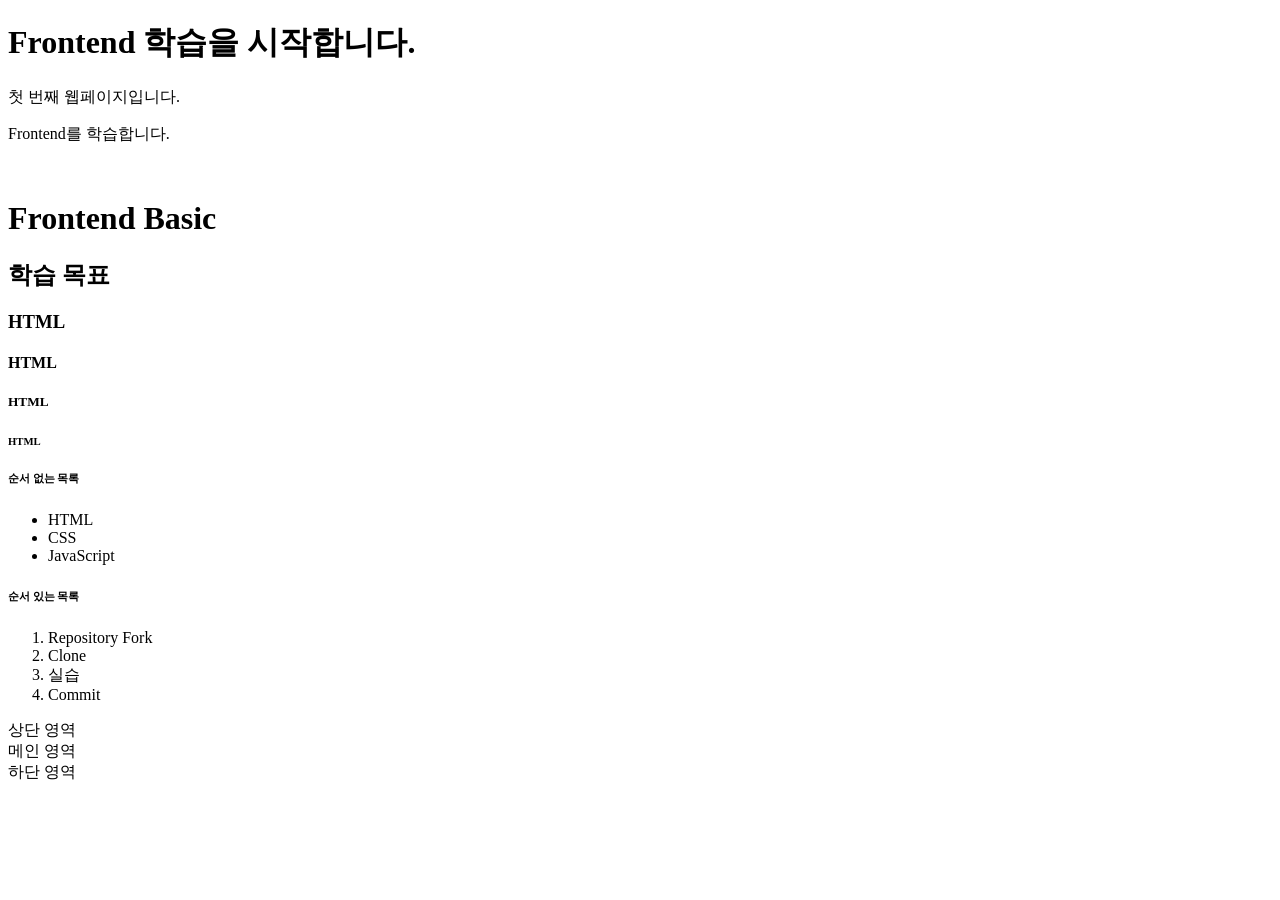
<file: practice/phase01/chapter01/index.html>
<!DOCTYPE html>

<html lang="ko">

<head>

    <meta charset="UTF-8">

    <meta name="viewport" content="width=device-width, initial-scale=1.0">

    <title>Frontend 첫 실습</title>

</head>

<body>

    <h1>Frontend 학습을 시작합니다.</h1>

    <p>첫 번째 웹페이지입니다.</p>
    <p class="description">Frontend를 학습합니다.</p>
    <br/>

    
    <h1>Frontend Basic</h1>

    <h2>학습 목표</h2>

    <h3>HTML</h3>
    <h4>HTML</h4>
    <h5>HTML</h5>
    <h6>HTML</h6>
    
    <h6>순서 없는 목록</h6>
    <ul>
        <li>HTML</li>
        <li>CSS</li>
        <li>JavaScript</li>
    </ul>

    <h6>순서 있는 목록</h6>


    <ol>

        <li>Repository Fork</li>

        <li>Clone</li>

        <li>실습</li>

        <li>Commit</li>

    </ol>

    <div>상단 영역</div>
    <div>메인 영역</div>
    <div>하단 영역</div>


</body>

</html>
</file>
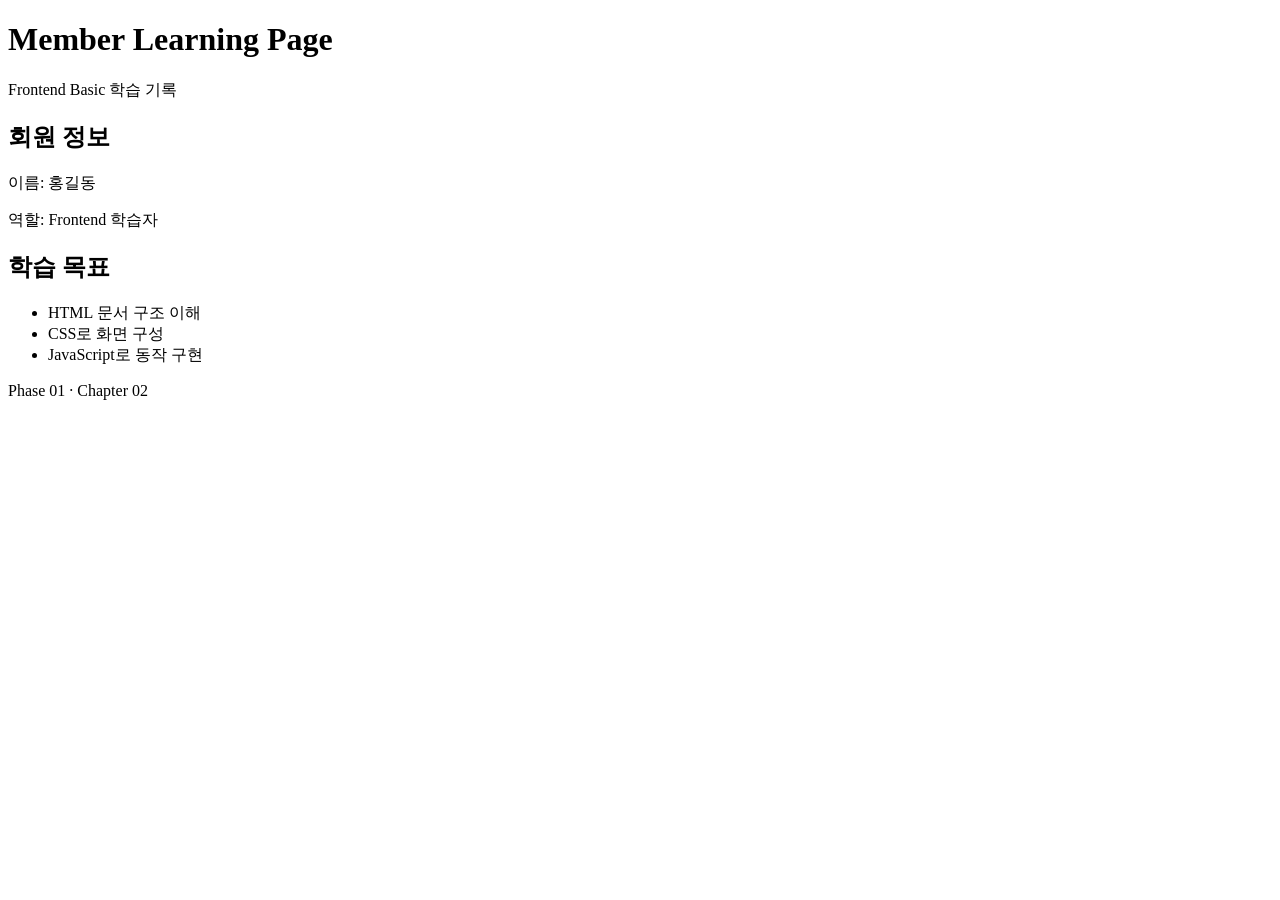
<file: practice/phase01/chapter02/index.html>
<!DOCTYPE html>
<html lang="ko">
<head>
    <meta charset="UTF-8">
    <title>Member Learning Page</title>
</head>
<body>
<header>
    <h1>Member Learning Page</h1>
    <p>Frontend Basic 학습 기록</p>
</header>
<main>
    <section>
        <h2>회원 정보</h2>
        <p>이름: 홍길동</p>
        <p>역할: Frontend 학습자</p>
    </section>
    <section>
        <h2>학습 목표</h2>
        <ul>
            <li>HTML 문서 구조 이해</li>
            <li>CSS로 화면 구성</li>
            <li>JavaScript로 동작 구현</li>
        </ul>
    </section>
</main>
<footer>
    <p>Phase 01 · Chapter 02</p>
</footer>
</body>

</html>
</file>
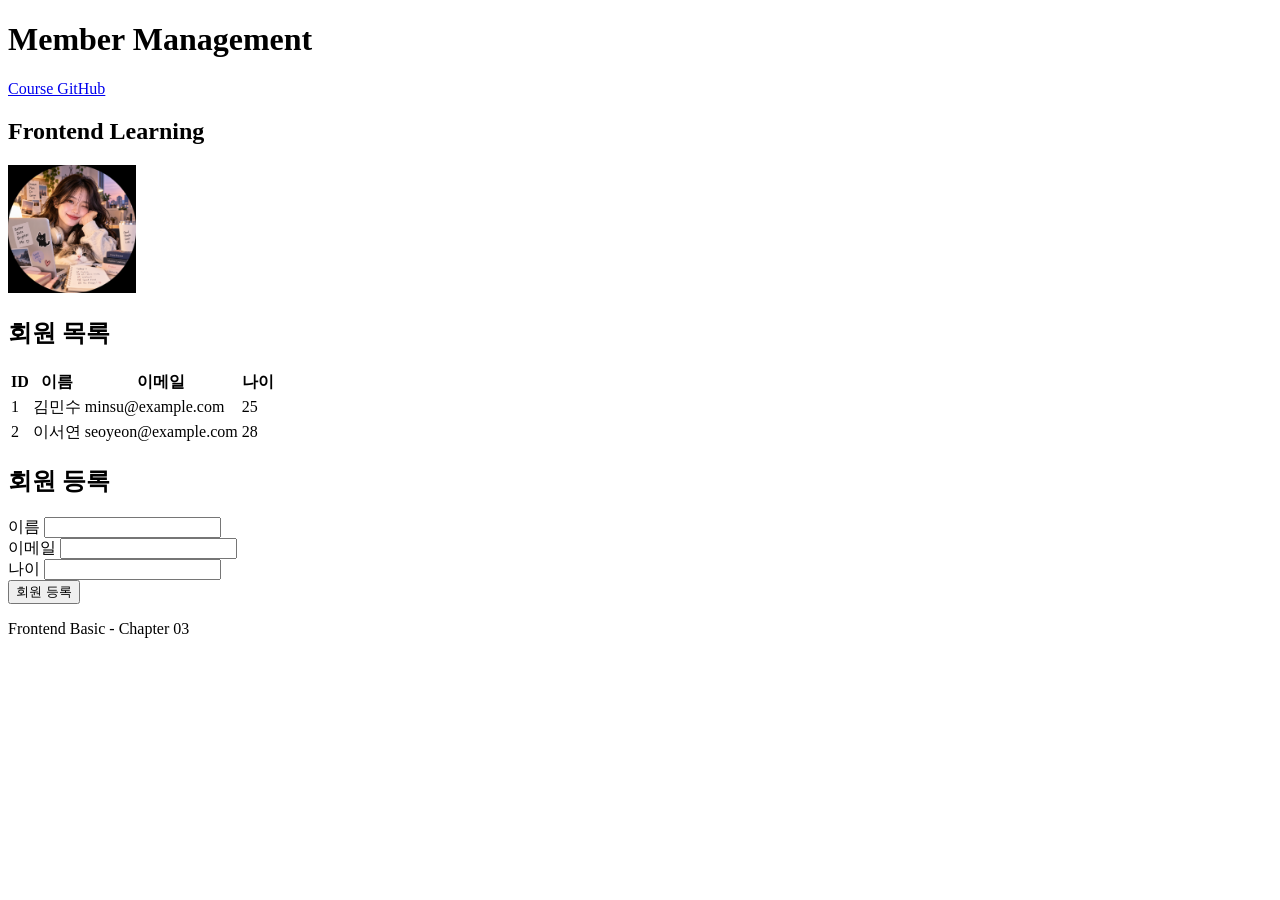
<file: practice/phase01/chapter03/index.html>
<!DOCTYPE html>

<html lang="ko">

<head>

    <meta charset="UTF-8">

    <meta name="viewport" content="width=device-width, initial-scale=1.0">

    <title>Member Management</title>

</head>

<body>

    <header>

        <h1>Member Management</h1>
        <nav>

            <a href="https://github.com/GilbertMoon/fullstack-web-course" target="_blank">

                Course GitHub

            </a>

        </nav>

    </header>

    <main>
        
        <section>

            <h2>Frontend Learning</h2>

            <img
                src="./images/profile.png"
                alt="희주 프로필 이미지"
                width="128"
                height="128"
            >

        </section>
        <section>

            <h2>회원 목록</h2>

            <table>

                <thead>

                    <tr>

                        <th>ID</th>

                        <th>이름</th>

                        <th>이메일</th>

                        <th>나이</th>

                    </tr>

                </thead>

                <tbody>

                    <tr>

                        <td>1</td>

                        <td>김민수</td>

                        <td>minsu@example.com</td>

                        <td>25</td>

                    </tr>

                    <tr>

                        <td>2</td>

                        <td>이서연</td>

                        <td>seoyeon@example.com</td>

                        <td>28</td>

                    </tr>

                </tbody>

            </table>

        </section>
        <section>

            <h2>회원 등록</h2>

            <form>

                <div>

                    <label for="name">이름</label>

                    <input id="name" name="name" type="text" required>

                </div>

                <div>

                    <label for="email">이메일</label>

                    <input id="email" name="email" type="email" required>

                </div>

                <div>

                    <label for="age">나이</label>

                    <input id="age" name="age" type="number" min="1">

                </div>

                <button type="submit">회원 등록</button>

            </form>

        </section>



    </main>

    <footer>

        <p>Frontend Basic - Chapter 03</p>

    </footer>

</body>

</html>
</file>
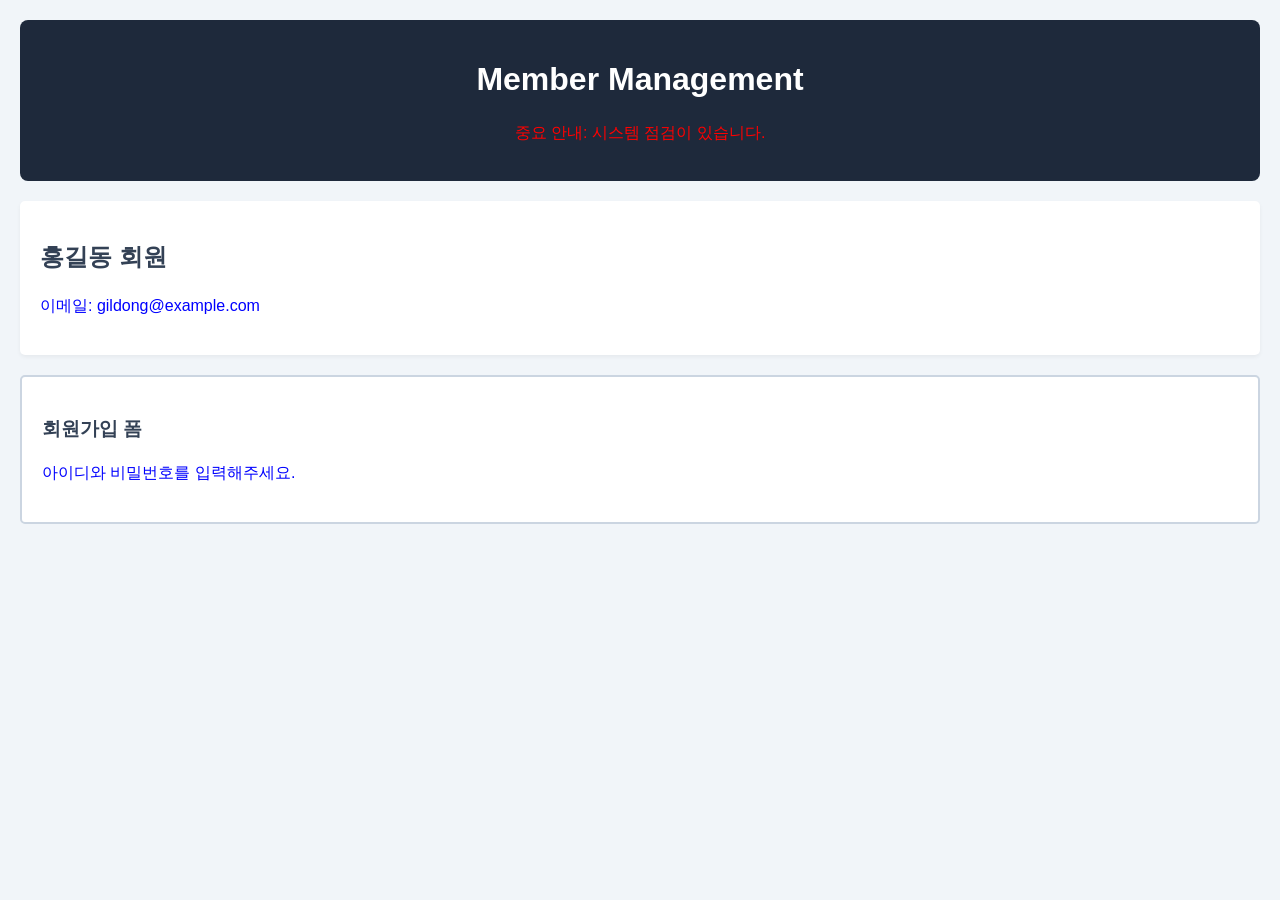
<file: practice/phase01/chapter04/index.html>
<!DOCTYPE html>
<html lang="ko">

<head>
    <meta charset="UTF-8">
    <meta name="viewport" content="width=device-width, initial-scale=1.0">
    <title>Member Management</title>
    <link rel="stylesheet" href="./style.css">
</head>

<body>
    <!-- 4장 실습을 위한 header 태그 추가 -->
    <header>
        <h1>Member Management</h1> <!-- 7장 우선순위 테스트용 p 태그 추가 -->
        <p id="important" class="notice">중요 안내: 시스템 점검이 있습니다.</p>
    </header>

    <!-- 3.2 클래스 선택자 실습 영역 -->
    <section class="member-card">
        <h2>홍길동 회원</h2>
        <p>이메일: gildong@example.com</p>
    </section>

    <!-- 3.3 아이디 선택자 실습 영역 -->
    <form id="signup-form">
        <h3>회원가입 폼</h3>
        <p>아이디와 비밀번호를 입력해주세요.</p>
    </form>
</body>

</html>
</file>
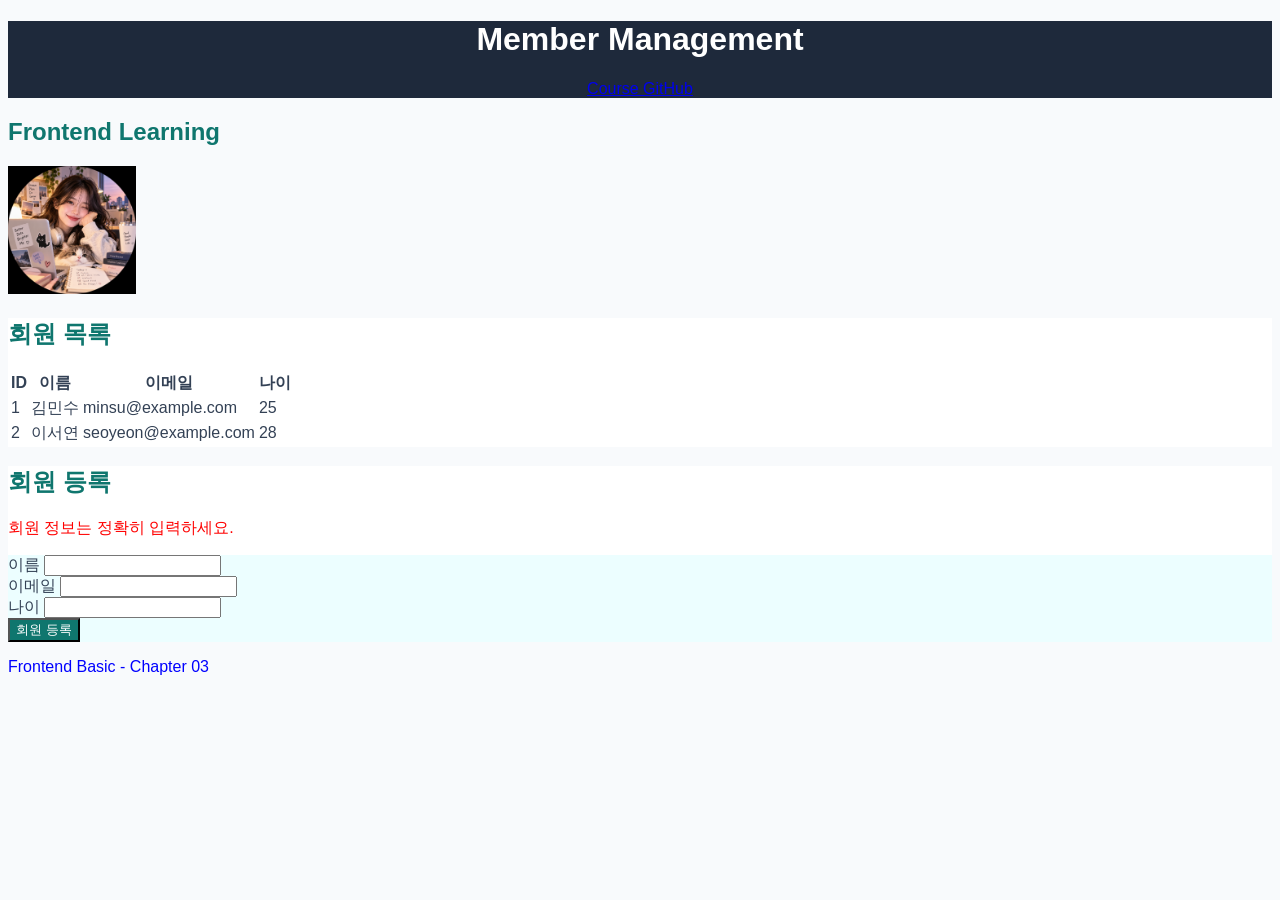
<file: practice/phase01/chapter04_practice/index.html>
<!DOCTYPE html>

<html lang="ko">

<head>

    <meta charset="UTF-8">

    <meta name="viewport" content="width=device-width, initial-scale=1.0">

    <title>Member Management</title>

    <link rel="stylesheet" href="style.css">

</head>

<body>

    <header>

        <h1>Member Management</h1>
        <nav>

            <a href="https://github.com/GilbertMoon/fullstack-web-course" target="_blank">

                Course GitHub

            </a>

        </nav>

    </header>

    <main>

        <section>

            <h2>Frontend Learning</h2>

            <img src="./images/profile.png" alt="희주 프로필 이미지" width="128" height="128">

        </section>
        <section class="member-card">

            <h2>회원 목록</h2>

            <table>

                <thead>

                    <tr>

                        <th>ID</th>

                        <th>이름</th>

                        <th>이메일</th>

                        <th>나이</th>

                    </tr>

                </thead>

                <tbody>

                    <tr>

                        <td>1</td>

                        <td>김민수</td>

                        <td>minsu@example.com</td>

                        <td>25</td>

                    </tr>

                    <tr>

                        <td>2</td>

                        <td>이서연</td>

                        <td>seoyeon@example.com</td>

                        <td>28</td>

                    </tr>

                </tbody>

            </table>

        </section>
        <section class="member-card">

            <h2>회원 등록</h2>

            <p id="important-message" class="notice">
                회원 정보는 정확히 입력하세요.
            </p>

            <form id="signup-form">

                <div>

                    <label for="name">이름</label>

                    <input id="name" name="name" type="text" required>

                </div>

                <div>

                    <label for="email">이메일</label>

                    <input id="email" name="email" type="email" required>

                </div>

                <div>

                    <label for="age">나이</label>

                    <input id="age" name="age" type="number" min="1">

                </div>

                <button class="primary-button" type="submit">회원 등록</button>

            </form>

        </section>



    </main>

    <footer>

        <p>Frontend Basic - Chapter 03</p>

    </footer>

</body>

</html>
</file>
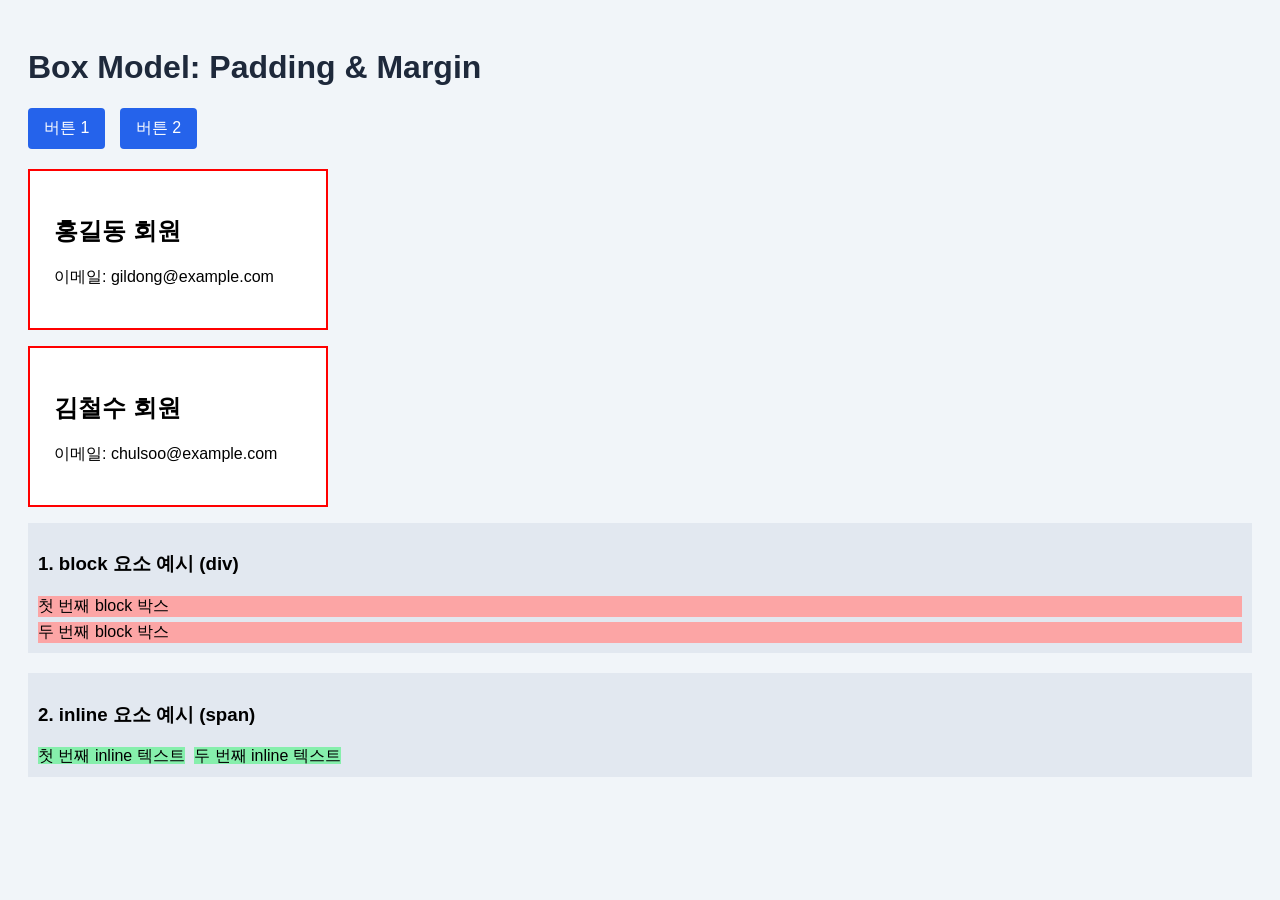
<file: practice/phase01/chapter05/index.html>
<!DOCTYPE html>
<html lang="ko">

<head>
    <meta charset="UTF-8">
    <meta name="viewport" content="width=device-width, initial-scale=1.0">
    <title>Box Model Practice</title>
    <link rel="stylesheet" href="style.css">
</head>

<body>
    <h1>Box Model: Padding & Margin</h1> <!-- display 테스트용 링크 버튼들 추가 -->
    <div class="button-container"> <a href="#" class="test-btn">버튼 1</a> <a href="#" class="test-btn">버튼 2</a> </div>
    <!-- 첫 번째 회원 카드 -->
    <div class="member-card">
        <h2>홍길동 회원</h2>
        <p>이메일: gildong@example.com</p>
    </div> <!-- 두 번째 회원 카드 -->
    <div class="member-card">
        <h2>김철수 회원</h2>
        <p>이메일: chulsoo@example.com</p>
    </div>
    <!-- block vs inline 직접 비교 테스트 -->
    <div style="background-color: #e2e8f0; margin-bottom: 20px; padding: 10px;">
        <h3>1. block 요소 예시 (div)</h3>
        <div style="background-color: #fca5a5; margin-bottom: 5px;">첫 번째 block 박스</div>
        <div style="background-color: #fca5a5;">두 번째 block 박스</div>
    </div>

    <div style="background-color: #e2e8f0; margin-bottom: 20px; padding: 10px;">
        <h3>2. inline 요소 예시 (span)</h3>
        <span style="background-color: #86efac; margin-right: 5px;">첫 번째 inline 텍스트</span>
        <span style="background-color: #86efac;">두 번째 inline 텍스트</span>
    </div>
</body>

</html>
</file>
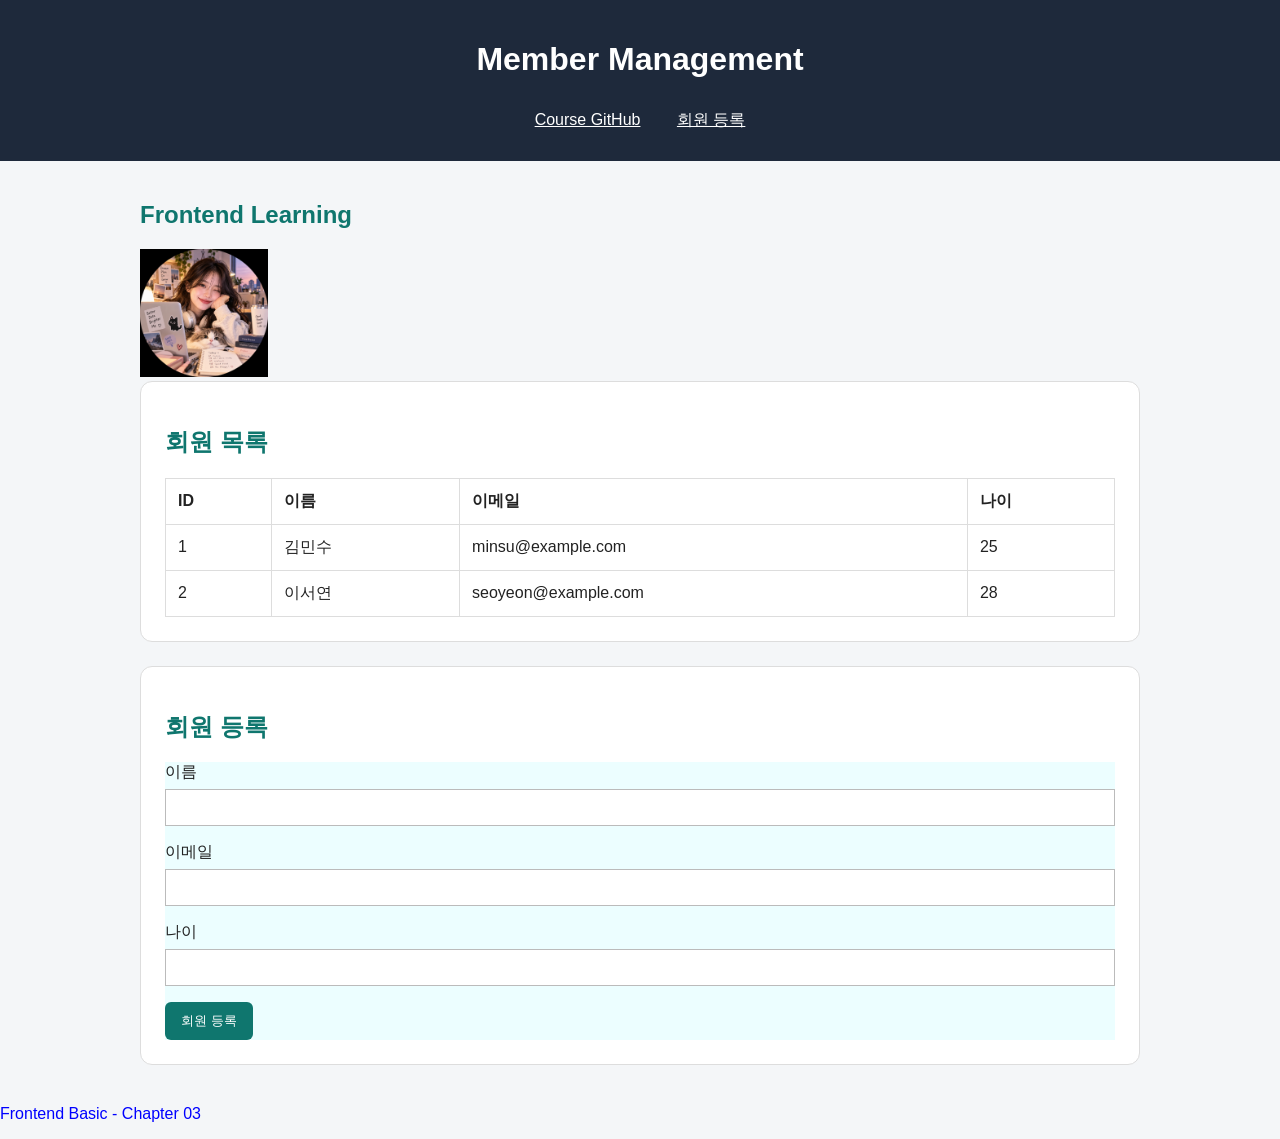
<file: practice/phase01/chapter05_practice/index.html>
<!DOCTYPE html>

<html lang="ko">

<head>

    <meta charset="UTF-8">

    <meta name="viewport" content="width=device-width, initial-scale=1.0">

    <title>Member Management</title>

    <link rel="stylesheet" href="style.css">

</head>

<body>

    <header>

        <h1>Member Management</h1>
        <nav>

            <a class="button-link" href="https://github.com/GilbertMoon/fullstack-web-course" target="_blank">

                Course GitHub

            </a>
            <a class="button-link" href="#member-form">회원 등록</a>

        </nav>

    </header>

    <main class="container">

        <section>

            <h2>Frontend Learning</h2>

            <img src="./images/profile.png" alt="희주 프로필 이미지" width="128" height="128">

        </section>
        <section class="card">

            <h2>회원 목록</h2>

            <table>

                <thead>

                    <tr>

                        <th>ID</th>

                        <th>이름</th>

                        <th>이메일</th>

                        <th>나이</th>

                    </tr>

                </thead>

                <tbody>

                    <tr>

                        <td>1</td>

                        <td>김민수</td>

                        <td>minsu@example.com</td>

                        <td>25</td>

                    </tr>

                    <tr>

                        <td>2</td>

                        <td>이서연</td>

                        <td>seoyeon@example.com</td>

                        <td>28</td>

                    </tr>

                </tbody>

            </table>

        </section>
        <section class="card">

            <h2>회원 등록</h2>

            <form id="signup-form">

                <div>

                    <label for="name">이름</label>

                    <input id="name" name="name" type="text" required>

                </div>

                <div>

                    <label for="email">이메일</label>

                    <input id="email" name="email" type="email" required>

                </div>

                <div>

                    <label for="age">나이</label>

                    <input id="age" name="age" type="number" min="1">

                </div>

                <button class="primary-button" type="submit">회원 등록</button>

            </form>

        </section>



    </main>

    <footer>

        <p>Frontend Basic - Chapter 03</p>

    </footer>

</body>

</html>
</file>
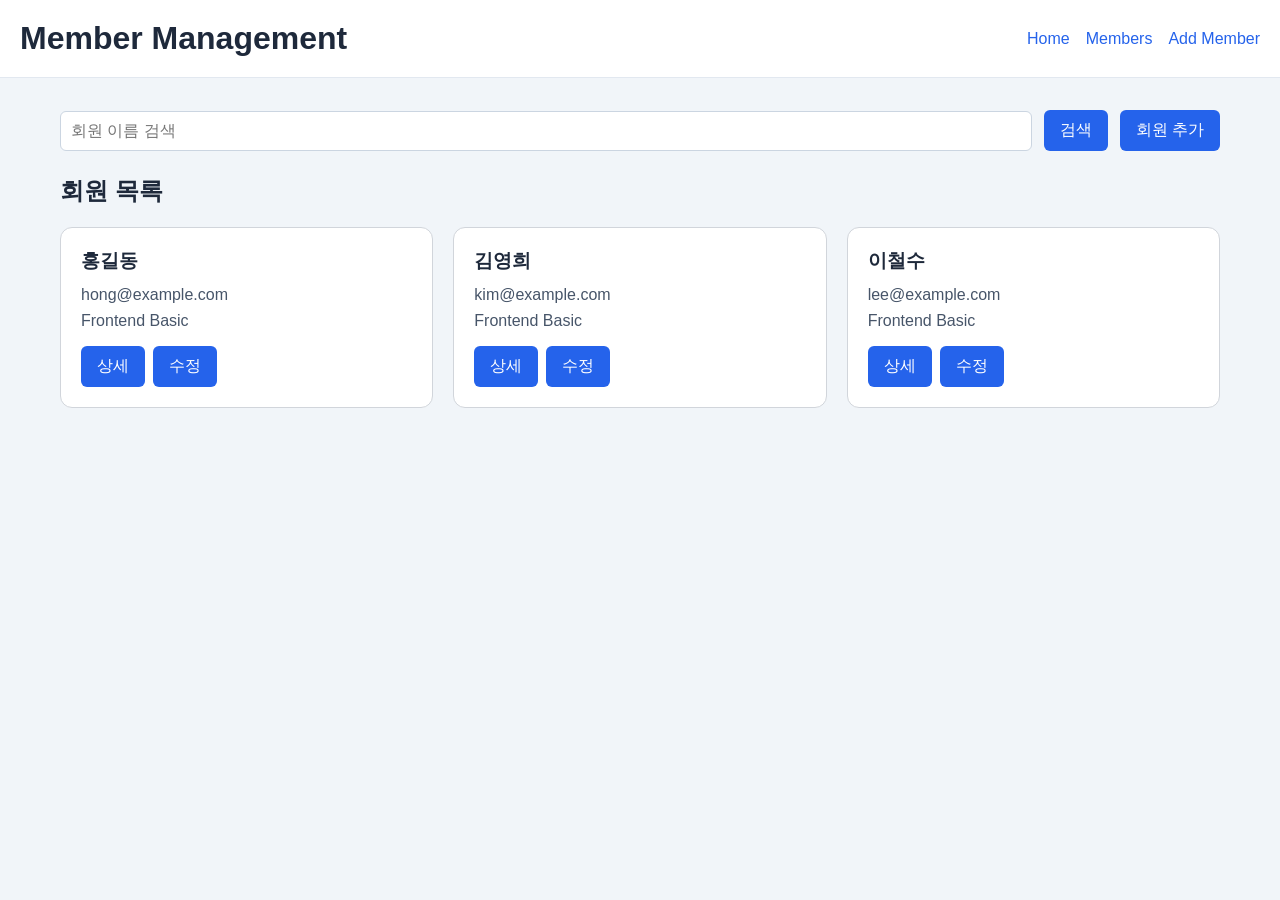
<file: practice/phase01/chapter06/index.html>
<!DOCTYPE html>
<html lang="ko">
<head>
    <meta charset="UTF-8">
    <meta name="viewport" content="width=device-width, initial-scale=1.0">

    <title>회원 관리</title>

    <link rel="stylesheet" href="style.css">
</head>

<body>
    <header class="site-header">
        <h1>Member Management</h1>

        <nav class="main-nav">
            <a href="#">Home</a>
            <a href="#members">Members</a>
            <a href="#register">Add Member</a>
        </nav>
    </header>

    <main>
        <div class="toolbar">
            <input
                type="search"
                placeholder="회원 이름 검색"
                aria-label="회원 이름 검색"
            >

            <button type="button">검색</button>
            <button type="button">회원 추가</button>
        </div>

        <section id="members">
            <h2>회원 목록</h2>

            <div class="member-grid">
                <article class="member-card">
                    <h3>홍길동</h3>
                    <p>hong@example.com</p>
                    <p>Frontend Basic</p>

                    <div class="card-actions">
                        <button type="button">상세</button>
                        <button type="button">수정</button>
                    </div>
                </article>

                <article class="member-card">
                    <h3>김영희</h3>
                    <p>kim@example.com</p>
                    <p>Frontend Basic</p>

                    <div class="card-actions">
                        <button type="button">상세</button>
                        <button type="button">수정</button>
                    </div>
                </article>

                <article class="member-card">
                    <h3>이철수</h3>
                    <p>lee@example.com</p>
                    <p>Frontend Basic</p>

                    <div class="card-actions">
                        <button type="button">상세</button>
                        <button type="button">수정</button>
                    </div>
                </article>
            </div>
        </section>
    </main>
</body>
</html>
</file>
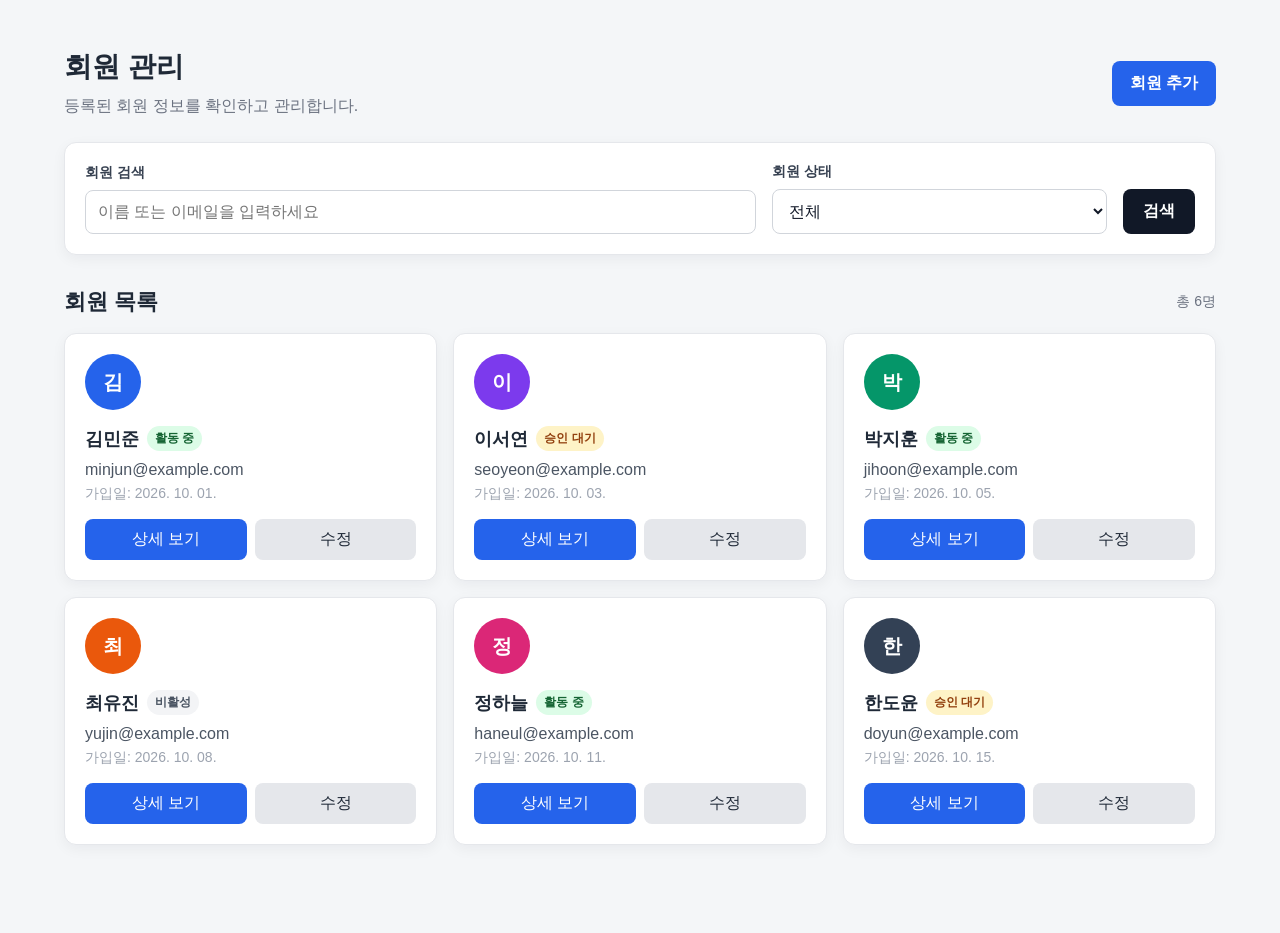
<file: practice/phase01/chapter07/index.html>
<!DOCTYPE html>
<html lang="ko">
<head>
    <meta charset="UTF-8">

    <!-- 모바일 화면 너비를 올바르게 인식 -->
    <meta name="viewport" content="width=device-width, initial-scale=1.0">

    <title>회원 관리</title>
    <link rel="stylesheet" href="style.css">
</head>

<body>
    <main class="container">
        <!-- 페이지 상단 -->
        <header class="page-header">
            <div>
                <h1>회원 관리</h1>
                <p>등록된 회원 정보를 확인하고 관리합니다.</p>
            </div>

            <button type="button" class="add-button">
                회원 추가
            </button>
        </header>

        <!-- 검색 영역 -->
        <section class="search-section" aria-label="회원 검색">
            <form class="search-form">
                <div class="form-group">
                    <label for="keyword">회원 검색</label>
                    <input
                        type="search"
                        id="keyword"
                        name="keyword"
                        placeholder="이름 또는 이메일을 입력하세요"
                    >
                </div>

                <div class="form-group">
                    <label for="status">회원 상태</label>
                    <select id="status" name="status">
                        <option value="">전체</option>
                        <option value="active">활동 중</option>
                        <option value="waiting">승인 대기</option>
                        <option value="inactive">비활성</option>
                    </select>
                </div>

                <button type="submit" class="search-button">
                    검색
                </button>
            </form>
        </section>

        <!-- 회원 목록 -->
        <section class="member-section">
            <div class="section-header">
                <h2>회원 목록</h2>
                <span>총 6명</span>
            </div>

            <div class="member-grid">
                <!-- 회원 카드 1 -->
                <article class="member-card">
                    <div class="profile-image profile-blue" aria-hidden="true">
                        김
                    </div>

                    <div class="member-info">
                        <div class="member-title">
                            <h3>김민준</h3>
                            <span class="status active">활동 중</span>
                        </div>

                        <p class="email">minjun@example.com</p>
                        <p class="join-date">가입일: 2026. 10. 01.</p>
                    </div>

                    <div class="card-actions">
                        <button type="button" class="detail-button">상세 보기</button>
                        <button type="button" class="edit-button">수정</button>
                    </div>
                </article>

                <!-- 회원 카드 2 -->
                <article class="member-card">
                    <div class="profile-image profile-purple" aria-hidden="true">
                        이
                    </div>

                    <div class="member-info">
                        <div class="member-title">
                            <h3>이서연</h3>
                            <span class="status waiting">승인 대기</span>
                        </div>

                        <p class="email">seoyeon@example.com</p>
                        <p class="join-date">가입일: 2026. 10. 03.</p>
                    </div>

                    <div class="card-actions">
                        <button type="button" class="detail-button">상세 보기</button>
                        <button type="button" class="edit-button">수정</button>
                    </div>
                </article>

                <!-- 회원 카드 3 -->
                <article class="member-card">
                    <div class="profile-image profile-green" aria-hidden="true">
                        박
                    </div>

                    <div class="member-info">
                        <div class="member-title">
                            <h3>박지훈</h3>
                            <span class="status active">활동 중</span>
                        </div>

                        <p class="email">jihoon@example.com</p>
                        <p class="join-date">가입일: 2026. 10. 05.</p>
                    </div>

                    <div class="card-actions">
                        <button type="button" class="detail-button">상세 보기</button>
                        <button type="button" class="edit-button">수정</button>
                    </div>
                </article>

                <!-- 회원 카드 4 -->
                <article class="member-card">
                    <div class="profile-image profile-orange" aria-hidden="true">
                        최
                    </div>

                    <div class="member-info">
                        <div class="member-title">
                            <h3>최유진</h3>
                            <span class="status inactive">비활성</span>
                        </div>

                        <p class="email">yujin@example.com</p>
                        <p class="join-date">가입일: 2026. 10. 08.</p>
                    </div>

                    <div class="card-actions">
                        <button type="button" class="detail-button">상세 보기</button>
                        <button type="button" class="edit-button">수정</button>
                    </div>
                </article>

                <!-- 회원 카드 5 -->
                <article class="member-card">
                    <div class="profile-image profile-pink" aria-hidden="true">
                        정
                    </div>

                    <div class="member-info">
                        <div class="member-title">
                            <h3>정하늘</h3>
                            <span class="status active">활동 중</span>
                        </div>

                        <p class="email">haneul@example.com</p>
                        <p class="join-date">가입일: 2026. 10. 11.</p>
                    </div>

                    <div class="card-actions">
                        <button type="button" class="detail-button">상세 보기</button>
                        <button type="button" class="edit-button">수정</button>
                    </div>
                </article>

                <!-- 회원 카드 6 -->
                <article class="member-card">
                    <div class="profile-image profile-navy" aria-hidden="true">
                        한
                    </div>

                    <div class="member-info">
                        <div class="member-title">
                            <h3>한도윤</h3>
                            <span class="status waiting">승인 대기</span>
                        </div>

                        <p class="email">doyun@example.com</p>
                        <p class="join-date">가입일: 2026. 10. 15.</p>
                    </div>

                    <div class="card-actions">
                        <button type="button" class="detail-button">상세 보기</button>
                        <button type="button" class="edit-button">수정</button>
                    </div>
                </article>
            </div>
        </section>
    </main>
</body>
</html>
</file>
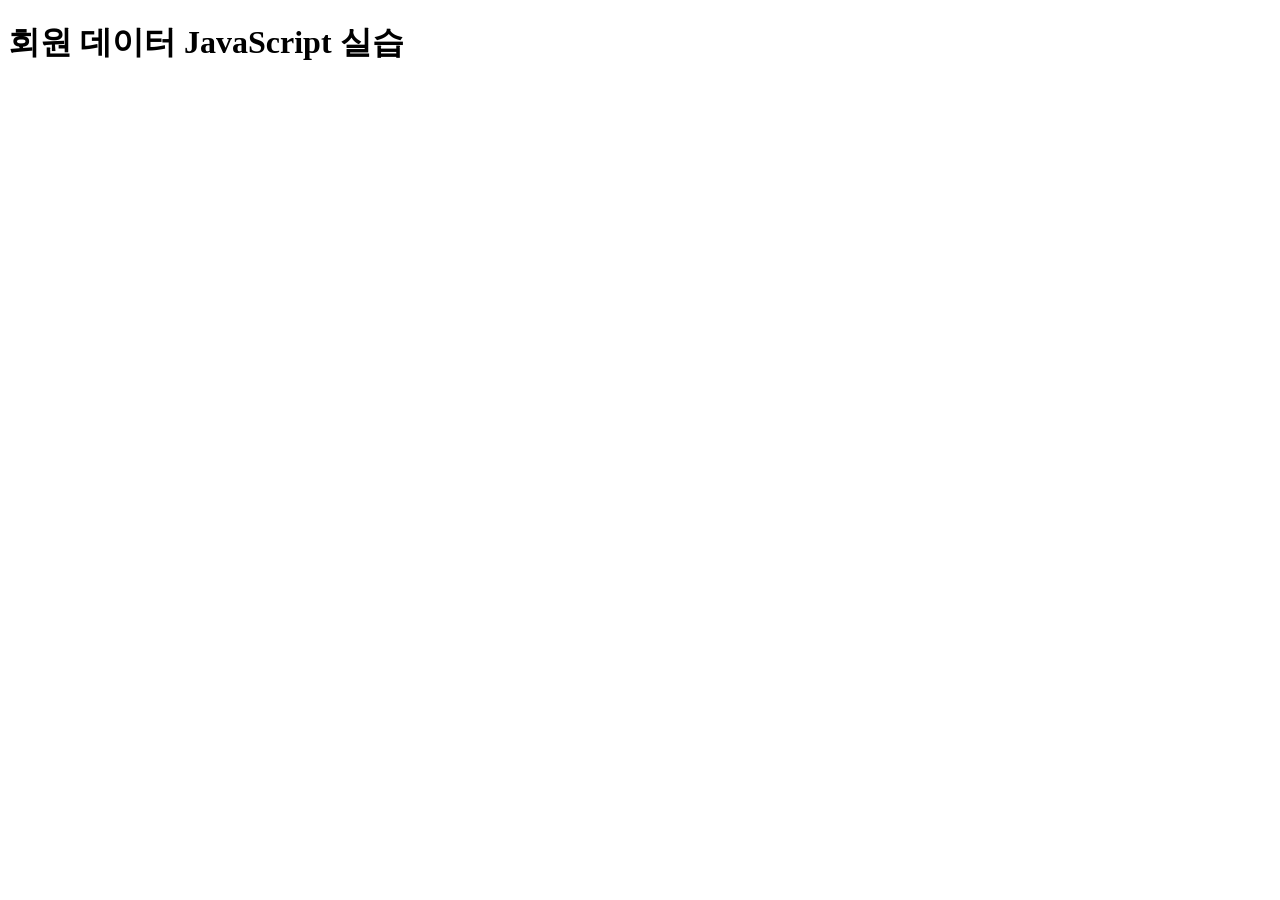
<file: practice/phase01/chapter08/index.html>
<!DOCTYPE html>

<html lang="ko">

<head>

    <meta charset="UTF-8">

    <meta name="viewport" content="width=device-width, initial-scale=1.0">

    <title>Member JavaScript Practice</title>

</head>

<body>

    <h1>회원 데이터 JavaScript 실습</h1>

    <script src="app.js"></script>

</body>

</html>
</file>
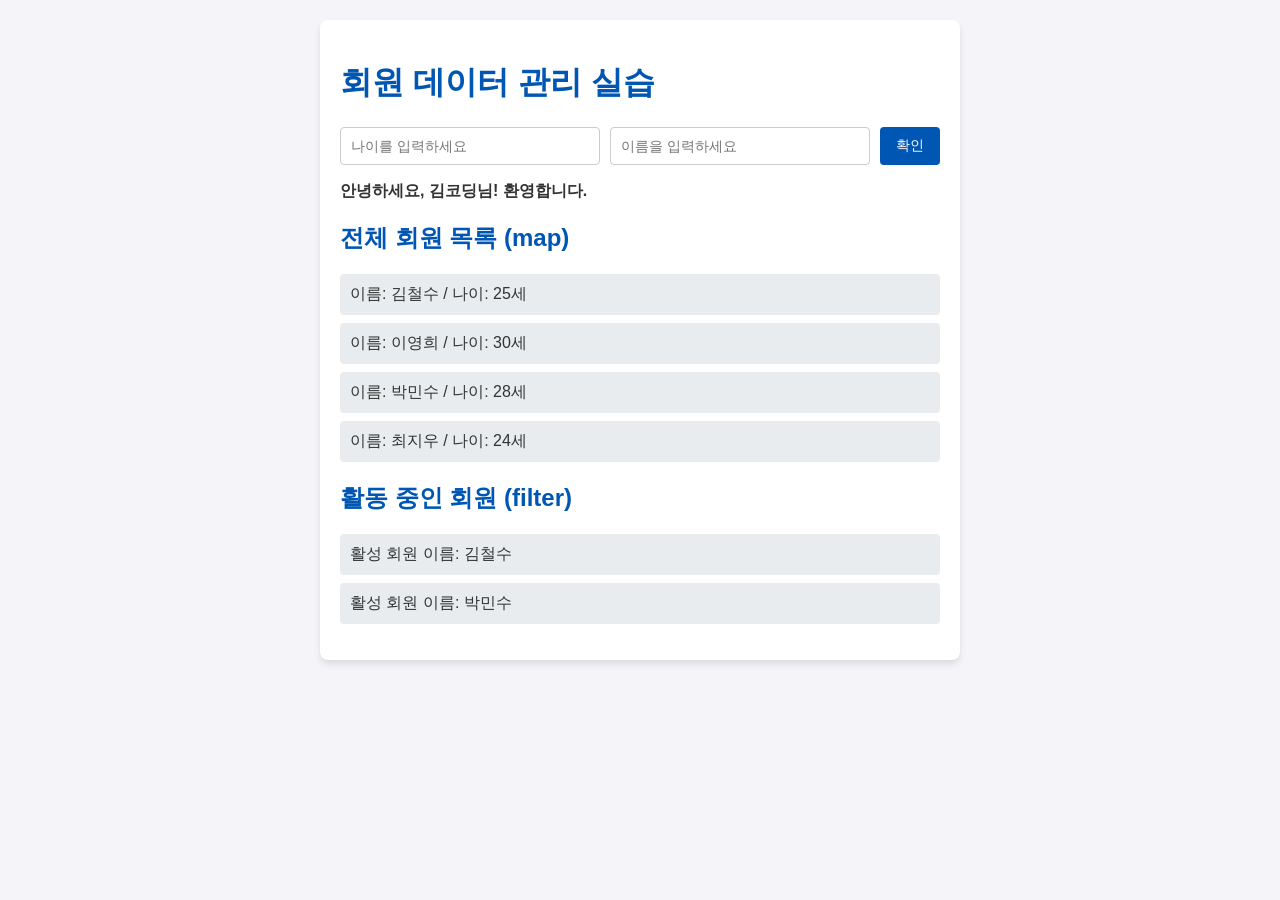
<file: practice/phase01/chapter09/greet/index.html>
<!DOCTYPE html>
<html lang="ko">
<head>
    <meta charset="UTF-8">
    <meta name="viewport" content="width=device-width, initial-scale=1.0">
    <title>Chapter 09 - 함수, 배열, 객체 실습</title>
    <link rel="stylesheet" href="style.css">
</head>
<body>
    <div class="container">
        <h1>회원 데이터 관리 실습</h1>

        <!-- 이름 입력 및 확인 버튼 -->
        <div class="input-group">
            <input
                type="text"
                id="age"
                placeholder="나이를 입력하세요"
            />
            <input
                type="text"
                id="name"
                placeholder="이름을 입력하세요"
            />
            <input
                type="button"
                id="confirm-btn"
                value="확인"
            />
        </div>

        <!-- 함수 실습 영역 -->
        <div id="greeting-box"></div>

        <!-- map() 실습 영역 -->
        <h2>전체 회원 목록 (map)</h2>
        <ul id="user-list"></ul>

        <!-- filter() 실습 영역 -->
        <h2>활동 중인 회원 (filter)</h2>
        <ul id="active-user-list"></ul>
    </div>

    <!-- JavaScript 파일 연결 -->
    <script src="script.js"></script>
</body>
</html>
</file>
<file: practice/phase01/chapter04/style.css>
/* 4. 색상과 배경 설정 */
body {
    color: #334155;
    background-color: #f1f5f9;
    font-family: Arial, sans-serif; /* 글꼴 지정 */
    margin: 0;
    padding: 20px;
}

header {
    background-color: #1e293b;
    color: white;
    padding: 20px;
    border-radius: 8px;
    text-align: center; /* 텍스트 정렬 (가운데 정렬) */
}

/* 5. 폰트와 텍스트 속성 추가 */
h1 {
    font-size: 32px;   /* 글자 크기 */
    font-weight: 700;  /* 글자 굵기 (두껍게) */
}

p {
    line-height: 1.6;  /* 줄 간격 (읽기 편하게 넓혀줌) */
}

/* 3.2 클래스 선택자 예시 */
.member-card {
    background-color: white;
    padding: 20px;
    margin-top: 20px;
    border-radius: 5px;
    box-shadow: 0 2px 4px rgba(0,0,0,0.05);
}

/* 3.3 아이디 선택자 예시 */
#signup-form {
    background-color: white;
    border: 2px solid #cbd5e1;
    padding: 20px;
    margin-top: 20px;
    border-radius: 5px;
}

/* 7. CSS 우선순위 테스트 */
p {
    color: blue;        /* 1순위: 태그 선택자 */
}

.notice {
    color: green;       /* 2순위: 클래스 선택자 */
}

#important {
    color: red;         /* 3순위: 아이디 선택자 (가장 구체적이어서 승리!) */
}
</file>
<file: practice/phase01/chapter04_practice/style.css>
body {

    font-family: Arial, sans-serif;

    color: #334155;

    background-color: #f8fafc;

}

header {

    background-color: #1e293b;

    color: white;

    text-align: center;

}


.member-card {

    background-color: white;

}


h1 {

    font-size: 32px;

}

h2 {

    color: #0f766e;

}

#signup-form {

    background-color: #ecfeff;

}

.primary-button {

    background-color: #0f766e;

    color: white;

}


p {

    color: blue;

}

.notice {

    color: green;

}

#important-message {

    color: red;

}
</file>
<file: practice/phase01/chapter05/style.css>
/* 웹페이지 전체의 모든 요소에 border-box 적용 */
* {
    box-sizing: border-box;
}

body {
    background-color: #f1f5f9;
    padding: 20px;
    font-family: Arial, sans-serif;
}

h1 {
    color: #1e293b;
}

/* 회원 카드 스타일 */
.member-card {
    background-color: white;
    border: 2px solid red;

    /* 너비를 300px로 고정해보기 */
    width: 300px;

    padding: 24px;
    margin-bottom: 16px;
}

/* 5. display 실습 테스트 */
.test-btn {
    display: inline-block;
    /* 옆으로 나란히 배치되면서도 크기 조절이 가능해짐 */
    background-color: #2563eb;
    color: white;
    padding: 10px 16px;
    margin-right: 10px;
    margin-bottom: 20px;
    border-radius: 4px;
    text-decoration: none;
}
</file>
<file: practice/phase01/chapter05_practice/style.css>
* {

    box-sizing: border-box;

}


body {

    margin: 0;

    padding: 0;

    font-family: Arial, sans-serif;

    background-color: #f4f6f8;

    color: #222;

}


header {

    background-color: #1e293b;

    color: white;

    text-align: center;

    padding: 20px;

}


.member-card {

    background-color: white;

}


h1 {

    font-size: 32px;

}

h2 {

    color: #0f766e;

}

#signup-form {

    background-color: #ecfeff;

}

.primary-button {

    background-color: #0f766e;

    color: white;

}


p {

    color: blue;

}

.notice {

    color: green;

}

#important-message {

    color: red;

}


.container {

    width: 90%;

    max-width: 1000px;

    margin: 40px auto;

}


.card {

    background-color: white;

    border: 1px solid #ddd;

    border-radius: 12px;

    padding: 24px;

    margin-bottom: 24px;

}

table {

    width: 100%;

    border-collapse: collapse;

}

th,

td {

    border: 1px solid #ddd;

    padding: 12px;

    text-align: left;

}


input {

    display: block;

    width: 100%;

    padding: 10px;

    margin-top: 6px;

    margin-bottom: 16px;

    border: 1px solid #bbb;

}


button,

.button-link {

    display: inline-block;

    color: white;

    padding: 10px 16px;

    border: 0;

    border-radius: 6px;

    cursor: pointer;

}
</file>
<file: practice/phase01/chapter06/style.css>
/* 모든 요소의 크기에 padding과 border를 포함합니다. */
* {
    box-sizing: border-box;
}

/* 페이지 전체 기본 스타일 */
body {
    margin: 0;
    background-color: #f1f5f9;
    color: #1e293b;
    font-family: Arial, sans-serif;
}

/* Header: 제목과 메뉴를 가로로 배치합니다. */
.site-header {
    display: flex;
    justify-content: space-between;
    align-items: center;

    padding: 20px;
    background-color: white;
    border-bottom: 1px solid #e2e8f0;
}

.site-header h1 {
    margin: 0;
}

/* 메뉴 링크를 가로로 배치합니다. */
.main-nav {
    display: flex;
    gap: 16px;
}

.main-nav a {
    color: #2563eb;
    text-decoration: none;
}

.main-nav a:hover {
    text-decoration: underline;
}

/* 페이지의 주요 내용 */
main {
    width: 100%;
    max-width: 1200px;
    margin: 0 auto;
    padding: 32px 20px;
}

/* 검색창과 버튼을 가로로 배치합니다. */
.toolbar {
    display: flex;
    align-items: center;
    gap: 12px;

    margin-bottom: 24px;
}

/* 검색창이 남는 공간을 차지합니다. */
.toolbar input {
    flex: 1;
    min-width: 0;

    padding: 10px;
    border: 1px solid #cbd5e1;
    border-radius: 6px;

    font: inherit;
}

/* 버튼의 공통 스타일 */
button {
    padding: 10px 16px;

    border: 0;
    border-radius: 6px;

    background-color: #2563eb;
    color: white;

    font: inherit;
    cursor: pointer;
}

button:hover {
    background-color: #1d4ed8;
}

/* 회원 목록 제목 */
#members h2 {
    margin-top: 0;
}

/* 회원 카드 3개를 같은 너비의 3열로 배치합니다. */
.member-grid {
    display: grid;
    grid-template-columns: repeat(3, 1fr);
    gap: 20px;
}

/* 개별 회원 카드 */
.member-card {
    padding: 20px;

    border: 1px solid #d1d5db;
    border-radius: 12px;

    background-color: white;
}

.member-card h3 {
    margin-top: 0;
    margin-bottom: 12px;
}

.member-card p {
    margin: 8px 0;
    color: #475569;
}

/* 카드 안의 버튼을 가로로 배치합니다. */
.card-actions {
    display: flex;
    gap: 8px;

    margin-top: 16px;
}
</file>
<file: practice/phase01/chapter07/style.css>
/* 기본 설정 */
* {
    box-sizing: border-box;
}

body {
    margin: 0;
    background-color: #f4f6f8;
    color: #1f2937;
    font-family:
        Arial,
        "Apple SD Gothic Neo",
        "Noto Sans KR",
        sans-serif;
}

/* 버튼과 입력 요소가 현재 글꼴을 사용하도록 설정 */
button,
input,
select,
textarea {
    font: inherit;
}

/* 이미지가 부모 영역을 넘어가지 않도록 설정 */
img {
    max-width: 100%;
    height: auto;
}

/* 전체 컨테이너 */
.container {
    width: 90%;
    max-width: 1200px;
    margin: 0 auto;
    padding: 32px 0;
}

/* 페이지 상단: 모바일에서는 세로 배치 */
.page-header {
    display: flex;
    flex-direction: column;
    gap: 16px;
    margin-bottom: 24px;
}

.page-header h1 {
    margin: 0 0 8px;
    font-size: 28px;
}

.page-header p {
    margin: 0;
    color: #6b7280;
    line-height: 1.5;
}

/* 공통 버튼 */
button {
    max-width: 100%;
    border: 0;
    border-radius: 8px;
    cursor: pointer;
    transition:
        background-color 0.2s,
        transform 0.2s;
}

button:hover {
    transform: translateY(-1px);
}

button:focus-visible,
input:focus-visible,
select:focus-visible {
    outline: 3px solid rgba(37, 99, 235, 0.25);
    outline-offset: 2px;
}

.add-button {
    width: 100%;
    padding: 12px 18px;
    background-color: #2563eb;
    color: white;
    font-weight: 700;
}

.add-button:hover {
    background-color: #1d4ed8;
}

/* 검색 영역 */
.search-section {
    margin-bottom: 32px;
    padding: 20px;
    border: 1px solid #e5e7eb;
    border-radius: 12px;
    background-color: white;
    box-shadow: 0 4px 14px rgba(15, 23, 42, 0.05);
}

.search-form {
    display: flex;
    flex-direction: column;
    gap: 16px;
}

.form-group {
    width: 100%;
}

.form-group label {
    display: block;
    margin-bottom: 8px;
    color: #374151;
    font-size: 14px;
    font-weight: 700;
}

input,
select,
textarea {
    width: 100%;
    max-width: 100%;
    padding: 12px;
    border: 1px solid #d1d5db;
    border-radius: 8px;
    background-color: white;
    color: #111827;
}

input:focus,
select:focus,
textarea:focus {
    border-color: #2563eb;
}

.search-button {
    width: 100%;
    padding: 12px 20px;
    background-color: #111827;
    color: white;
    font-weight: 700;
}

.search-button:hover {
    background-color: #374151;
}

/* 회원 목록 제목 */
.member-section {
    margin-bottom: 40px;
}

.section-header {
    display: flex;
    align-items: center;
    justify-content: space-between;
    gap: 12px;
    margin-bottom: 16px;
}

.section-header h2 {
    margin: 0;
    font-size: 22px;
}

.section-header span {
    color: #6b7280;
    font-size: 14px;
}

/*
 * Mobile First
 * 모바일에서는 회원 카드를 1열로 표시
 */
.member-grid {
    display: grid;
    grid-template-columns: 1fr;
    gap: 16px;
}

/* 회원 카드 */
.member-card {
    display: flex;
    flex-direction: column;
    gap: 16px;
    min-width: 0;
    padding: 20px;
    border: 1px solid #e5e7eb;
    border-radius: 12px;
    background-color: white;
    box-shadow: 0 4px 14px rgba(15, 23, 42, 0.05);
}

.profile-image {
    display: flex;
    align-items: center;
    justify-content: center;
    width: 56px;
    height: 56px;
    border-radius: 50%;
    color: white;
    font-size: 20px;
    font-weight: 700;
}

.profile-blue {
    background-color: #2563eb;
}

.profile-purple {
    background-color: #7c3aed;
}

.profile-green {
    background-color: #059669;
}

.profile-orange {
    background-color: #ea580c;
}

.profile-pink {
    background-color: #db2777;
}

.profile-navy {
    background-color: #334155;
}

.member-info {
    min-width: 0;
}

.member-title {
    display: flex;
    flex-wrap: wrap;
    align-items: center;
    gap: 8px;
    margin-bottom: 10px;
}

.member-title h3 {
    margin: 0;
    font-size: 18px;
}

.email,
.join-date {
    overflow-wrap: anywhere;
}

.email {
    margin: 0 0 6px;
    color: #4b5563;
}

.join-date {
    margin: 0;
    color: #9ca3af;
    font-size: 14px;
}

/* 회원 상태 */
.status {
    padding: 4px 8px;
    border-radius: 999px;
    font-size: 12px;
    font-weight: 700;
}

.status.active {
    background-color: #dcfce7;
    color: #166534;
}

.status.waiting {
    background-color: #fef3c7;
    color: #92400e;
}

.status.inactive {
    background-color: #f3f4f6;
    color: #4b5563;
}

/* 카드 하단 버튼 */
.card-actions {
    display: flex;
    gap: 8px;
    margin-top: auto;
}

.card-actions button {
    flex: 1;
    padding: 10px 12px;
}

.detail-button {
    background-color: #2563eb;
    color: white;
}

.detail-button:hover {
    background-color: #1d4ed8;
}

.edit-button {
    background-color: #e5e7eb;
    color: #1f2937;
}

.edit-button:hover {
    background-color: #d1d5db;
}

/*
 * 태블릿
 * 화면 너비가 768px 이상이면 적용
 */
@media (min-width: 768px) {
    .container {
        padding: 48px 0;
    }

    .page-header {
        flex-direction: row;
        align-items: center;
        justify-content: space-between;
    }

    .add-button {
        width: auto;
    }

    .search-form {
        display: grid;
        grid-template-columns: minmax(0, 2fr) minmax(160px, 1fr) auto;
        align-items: end;
    }

    .search-button {
        width: auto;
        white-space: nowrap;
    }

    .member-grid {
        grid-template-columns: repeat(2, minmax(0, 1fr));
    }
}

/*
 * 데스크톱
 * 화면 너비가 1024px 이상이면 적용
 */
@media (min-width: 1024px) {
    .member-grid {
        grid-template-columns: repeat(3, minmax(0, 1fr));
    }
}
</file>
<file: practice/phase01/chapter09/greet/style.css>
/* 전체 페이지 */
body {
    font-family: 'Arial', sans-serif;
    background-color: #f4f4f9;
    margin: 0;
    padding: 20px;
    color: #333;
}

/* 메인 컨테이너 */
.container {
    max-width: 600px;
    margin: 0 auto;
    background: #ffffff;
    padding: 20px;
    border-radius: 8px;
    box-shadow: 0 4px 6px rgba(0, 0, 0, 0.1);
}

/* 제목 */
h1, h2 {
    color: #0056b3;
}

/* 입력창과 버튼 가로 정렬 */
.input-group {
    display: flex;
    gap: 10px;
    align-items: center;
    margin-bottom: 15px;
}

/* 나이 및 이름 입력창 */
input[type="text"] {
    flex: 1;
    min-width: 0;
    padding: 10px;
    border: 1px solid #ccc;
    border-radius: 4px;
    font-size: 14px;
    box-sizing: border-box;
}

/* 확인 버튼 */
input[type="button"] {
    padding: 10px 16px;
    background-color: #0056b3;
    color: white;
    border: none;
    border-radius: 4px;
    cursor: pointer;
    font-size: 14px;
}

/* 버튼 마우스 호버 */
input[type="button"]:hover {
    background-color: #003d82;
}

/* 인사말 영역 */
#greeting-box {
    margin-top: 10px;
    margin-bottom: 20px;
}

/* 회원 목록 */
ul {
    list-style-type: none;
    padding: 0;
}

/* 회원 목록 항목 */
li {
    background: #e9ecef;
    margin-bottom: 8px;
    padding: 10px;
    border-radius: 4px;
}
</file>
